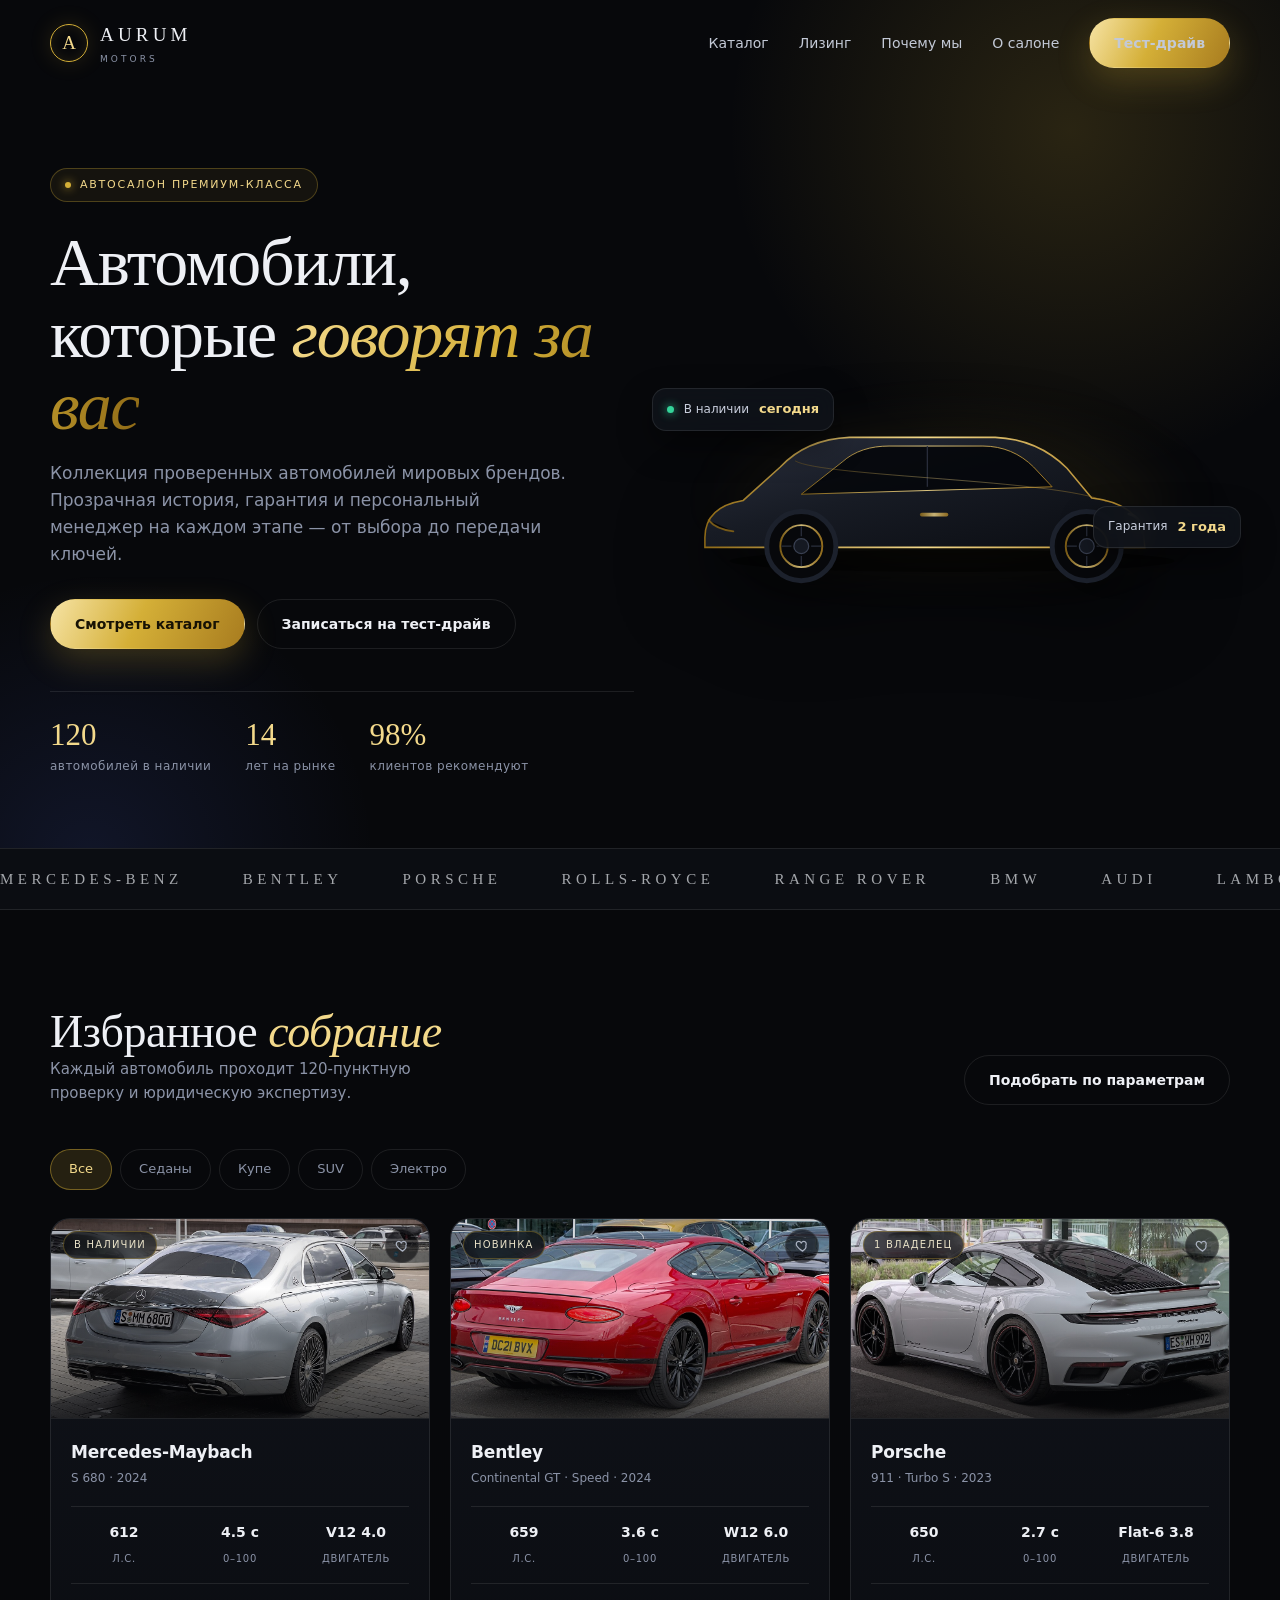
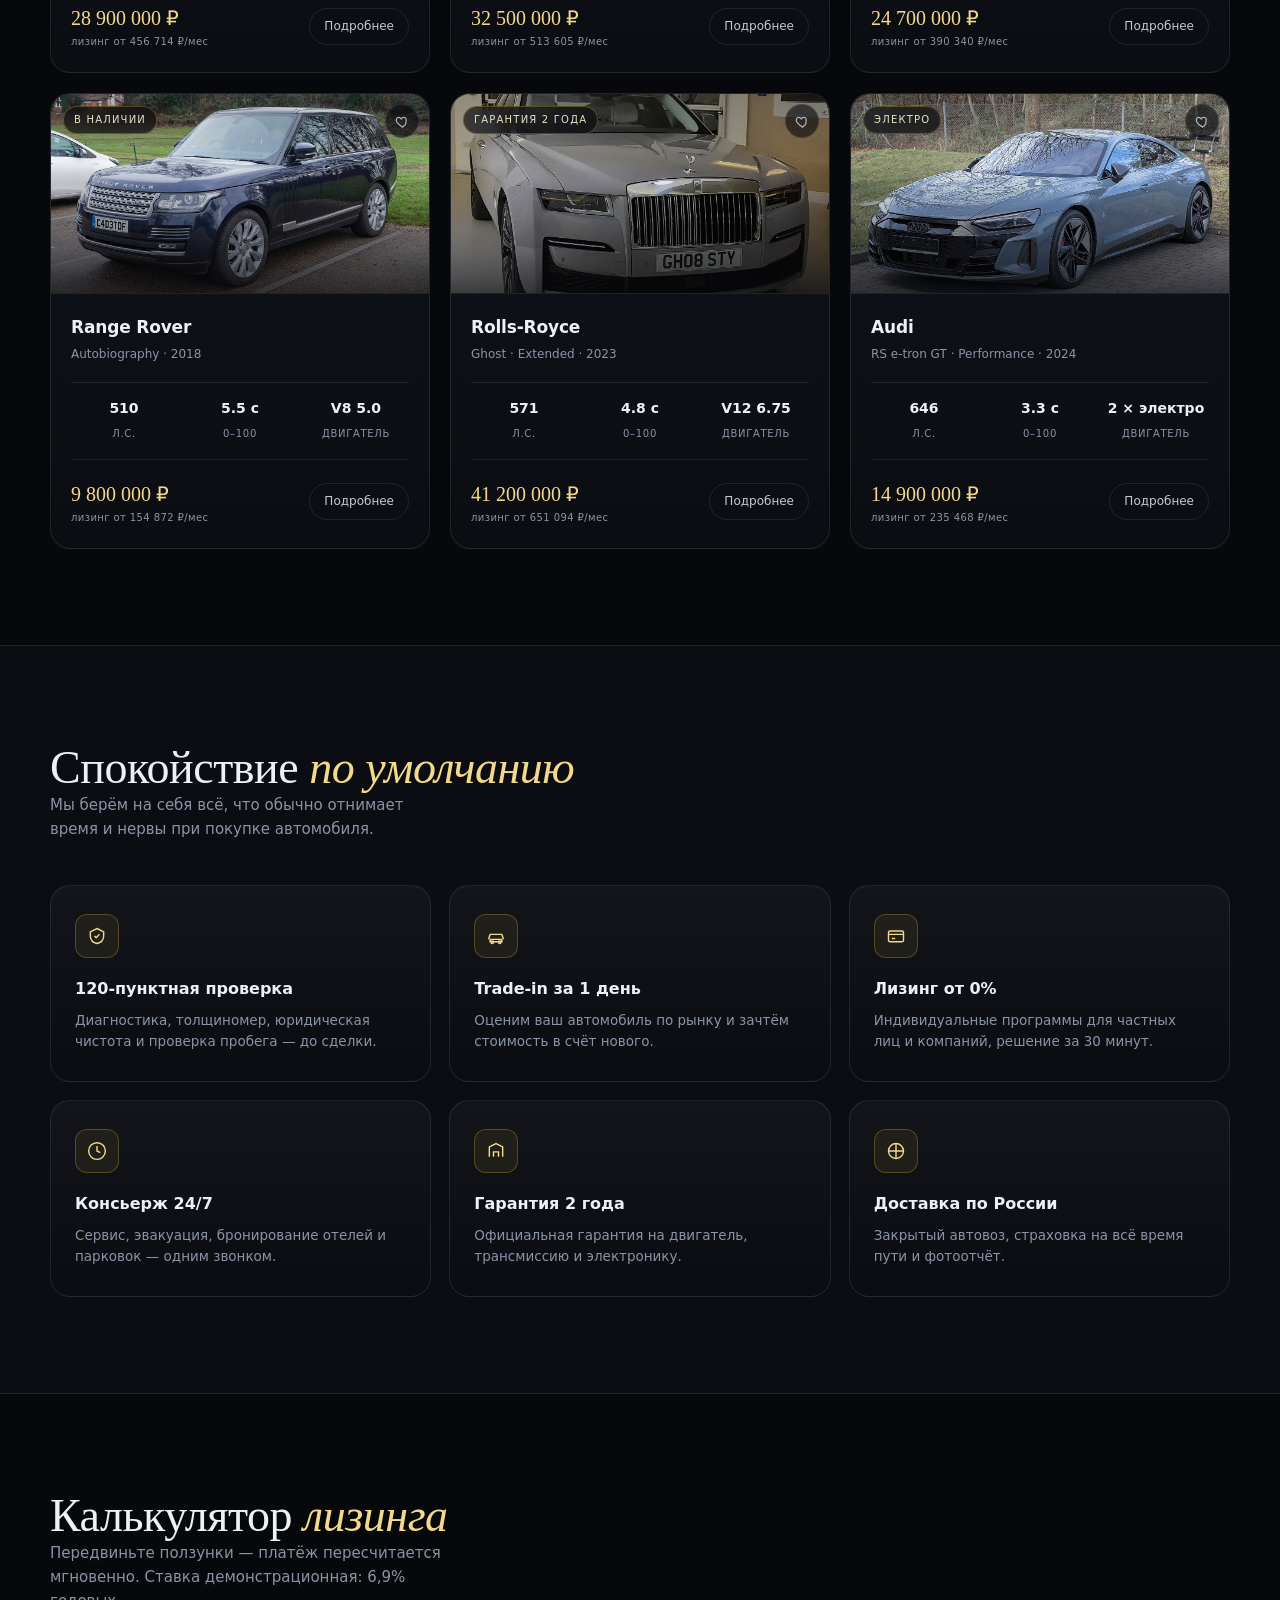
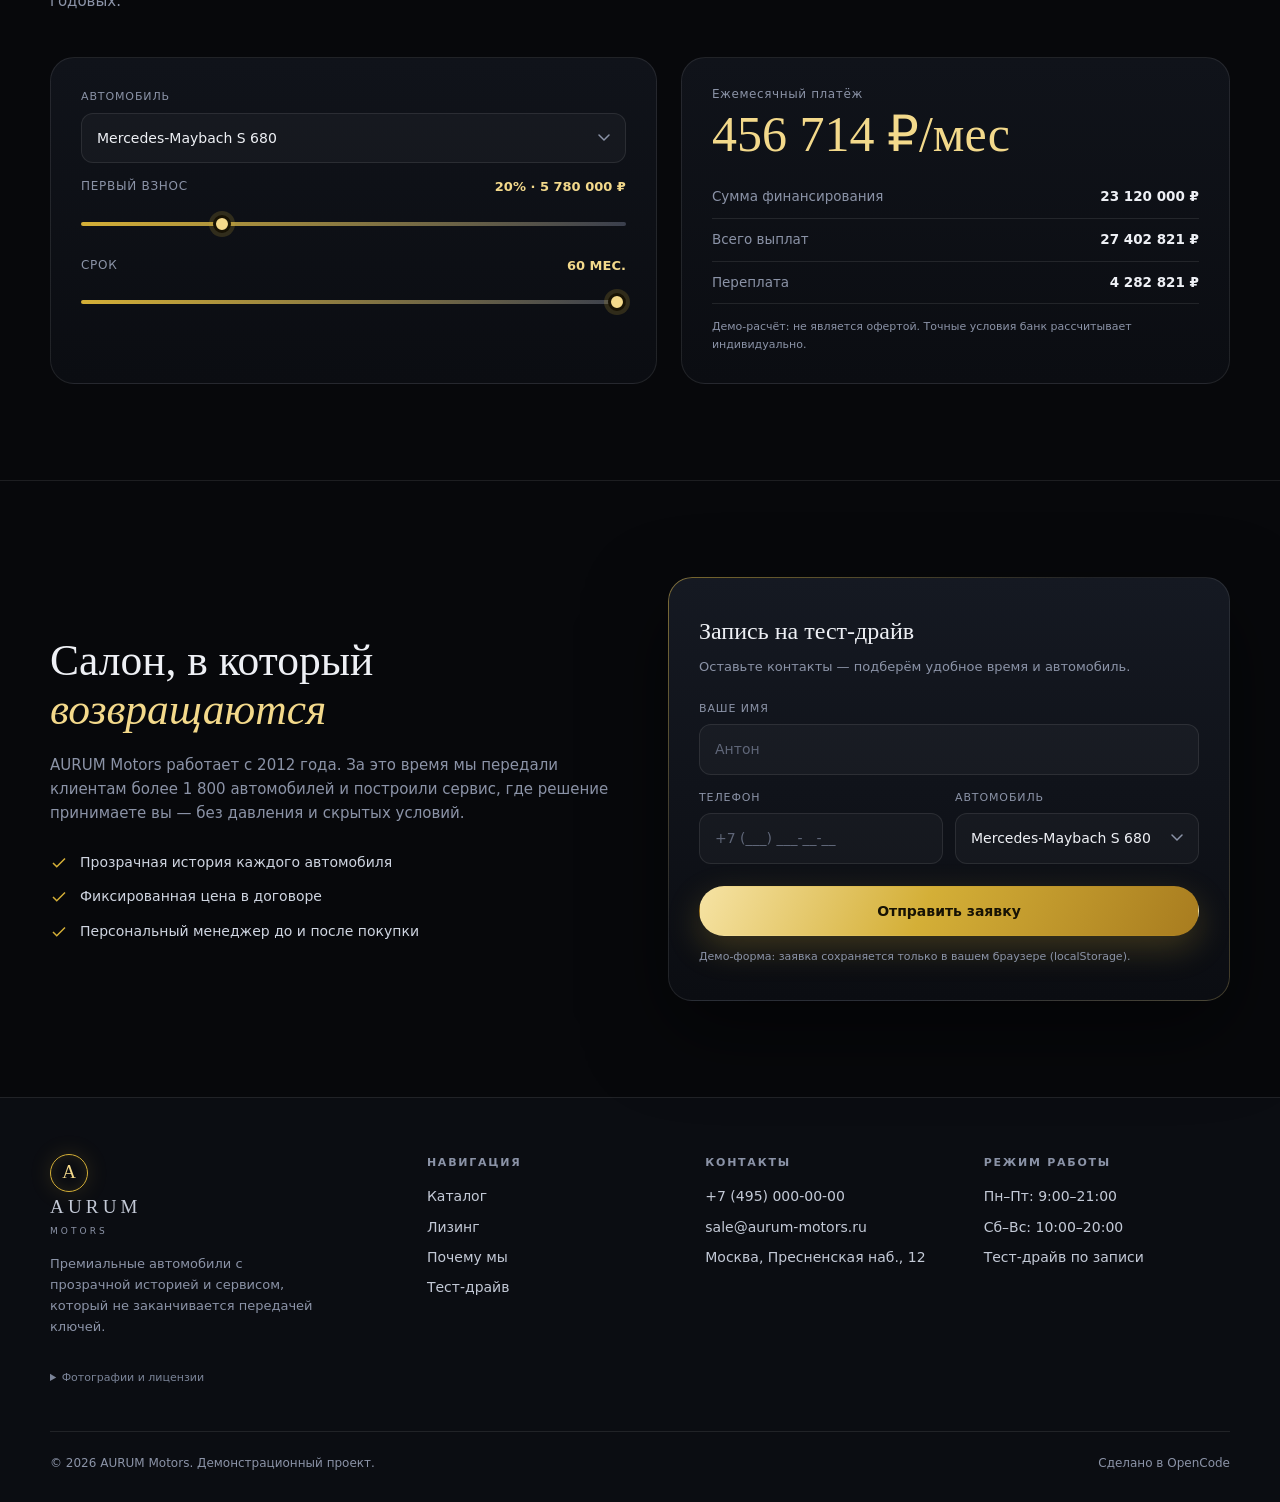
<file: index.html>
<!DOCTYPE html>
<html lang="ru">
<head>
<meta charset="UTF-8" />
<meta name="viewport" content="width=device-width, initial-scale=1.0" />
<title>AURUM Motors — премиальный автосалон в Москве | Купить автомобиль</title>
<meta name="description" content="Автосалон премиум-класса в Москве: Mercedes-Maybach, Bentley, Porsche, Rolls-Royce, Range Rover и Audi. Проверенные автомобили, лизинг, trade-in, гарантия 2 года." />
<meta name="robots" content="index, follow" />
<meta name="theme-color" content="#07080b" />
<link rel="canonical" href="https://antosha112.github.io/opencode-site/" />

<!-- Open Graph: как ссылка выглядит в соцсетях и мессенджерах -->
<meta property="og:type" content="website" />
<meta property="og:site_name" content="AURUM Motors" />
<meta property="og:locale" content="ru_RU" />
<meta property="og:title" content="AURUM Motors — премиальный автосалон в Москве" />
<meta property="og:description" content="Коллекция проверенных автомобилей премиум-класса. Лизинг, trade-in, гарантия и тест-драйв." />
<meta property="og:url" content="https://antosha112.github.io/opencode-site/" />
<meta property="og:image" content="https://antosha112.github.io/opencode-site/img/maybach.jpg" />
<meta name="twitter:card" content="summary_large_image" />

<link rel="preload" href="img/maybach.jpg" as="image" />
<link rel="stylesheet" href="assets/styles.css?v=3" />

<!-- Микроразметка Schema.org: поисковик понимает, что это автосалон -->
<script type="application/ld+json">
{
  "@context": "https://schema.org",
  "@type": "AutoDealer",
  "name": "AURUM Motors",
  "description": "Премиальный автосалон в Москве: подбор, проверка, лизинг и trade-in.",
  "url": "https://antosha112.github.io/opencode-site/",
  "image": "https://antosha112.github.io/opencode-site/img/maybach.jpg",
  "telephone": "+7-495-000-00-00",
  "email": "sale@aurum-motors.ru",
  "priceRange": "₽₽₽",
  "address": {
    "@type": "PostalAddress",
    "streetAddress": "Пресненская наб., 12",
    "addressLocality": "Москва",
    "addressCountry": "RU"
  },
  "openingHoursSpecification": [
    {
      "@type": "OpeningHoursSpecification",
      "dayOfWeek": ["Monday", "Tuesday", "Wednesday", "Thursday", "Friday"],
      "opens": "09:00",
      "closes": "21:00"
    },
    {
      "@type": "OpeningHoursSpecification",
      "dayOfWeek": ["Saturday", "Sunday"],
      "opens": "10:00",
      "closes": "20:00"
    }
  ]
}
</script>
</head>
<body>

<!-- Силуэт автомобиля для hero-блока -->
<svg width="0" height="0" style="position:absolute" aria-hidden="true">
  <defs>
    <linearGradient id="bodyGold" x1="0" y1="0" x2="1" y2="1">
      <stop offset="0" stop-color="#2a2f3d" />
      <stop offset="0.45" stop-color="#171b24" />
      <stop offset="1" stop-color="#0a0c11" />
    </linearGradient>
    <linearGradient id="goldLine" x1="0" y1="0" x2="1" y2="0">
      <stop offset="0" stop-color="#8f6a16" />
      <stop offset="0.5" stop-color="#f3d98b" />
      <stop offset="1" stop-color="#a87c1f" />
    </linearGradient>
  </defs>
  <symbol id="car-silhouette" viewBox="0 0 900 360">
    <ellipse cx="450" cy="322" rx="360" ry="18" fill="#000" opacity="0.45" />
    <path d="M50 300 L50 284 C50 248 76 230 112 224 L172 170 C200 140 238 124 284 122 L520 122 C566 124 606 142 636 172 L676 220 C726 226 754 246 760 280 L762 300 Z"
          fill="url(#bodyGold)" stroke="url(#goldLine)" stroke-width="2.5" />
    <path d="M206 214 L272 162 C292 144 318 136 348 136 L500 136 C532 136 560 148 582 170 L612 202 Z"
          fill="#05070b" stroke="url(#goldLine)" stroke-width="1.6" opacity="0.9" />
    <path d="M410 136 L410 202" stroke="#2a2f3d" stroke-width="2" />
    <path d="M196 160 C240 186 620 190 700 226" stroke="url(#goldLine)" stroke-width="1.2" fill="none" opacity="0.5" />
    <rect x="398" y="244" width="46" height="6" rx="3" fill="url(#goldLine)" opacity="0.8" />
    <path d="M736 246 C752 250 758 262 758 276" stroke="#f3d98b" stroke-width="4" stroke-linecap="round" opacity="0.9" />
    <path d="M56 256 C64 266 78 272 96 274" stroke="#8f6a16" stroke-width="3" stroke-linecap="round" opacity="0.8" />
    <g>
      <circle cx="206" cy="298" r="56" fill="#07080b" stroke="#1c212c" stroke-width="8" />
      <circle cx="206" cy="298" r="34" fill="none" stroke="url(#goldLine)" stroke-width="3" opacity="0.85" />
      <circle cx="206" cy="298" r="12" fill="#151922" stroke="#3a4152" stroke-width="2" />
      <g stroke="#2a2f3d" stroke-width="2">
        <path d="M206 266 L206 282 M206 314 L206 330 M174 298 L190 298 M222 298 L238 298" />
      </g>
    </g>
    <g>
      <circle cx="668" cy="298" r="56" fill="#07080b" stroke="#1c212c" stroke-width="8" />
      <circle cx="668" cy="298" r="34" fill="none" stroke="url(#goldLine)" stroke-width="3" opacity="0.85" />
      <circle cx="668" cy="298" r="12" fill="#151922" stroke="#3a4152" stroke-width="2" />
      <g stroke="#2a2f3d" stroke-width="2">
        <path d="M668 266 L668 282 M668 314 L668 330 M636 298 L652 298 M684 298 L700 298" />
      </g>
    </g>
  </symbol>
</svg>

<header id="header">
  <div class="wrap nav">
    <a class="logo" href="index.html">
      <span class="logo-mark">A</span>
      <span class="logo-text">AURUM<span>MOTORS</span></span>
    </a>

    <nav class="menu" id="menu">
      <a href="#catalog">Каталог</a>
      <a href="#calculator">Лизинг</a>
      <a href="#advantages">Почему мы</a>
      <a href="#about">О салоне</a>
      <a class="btn btn-gold" href="#booking">Тест-драйв</a>
    </nav>

    <button class="burger" id="burger" aria-label="Меню" aria-expanded="false">
      <span></span><span></span><span></span>
    </button>
  </div>
</header>

<main id="top">
  <!-- HERO -->
  <section class="hero">
    <div class="wrap hero-grid">
      <div class="hero-copy">
        <div class="eyebrow"><i></i> Автосалон премиум-класса</div>
        <h1>Автомобили, которые <em>говорят за вас</em></h1>
        <p class="lead">
          Коллекция проверенных автомобилей мировых брендов. Прозрачная история,
          гарантия и персональный менеджер на каждом этапе — от выбора до передачи ключей.
        </p>
        <div class="hero-actions">
          <a class="btn btn-gold" href="#catalog">Смотреть каталог</a>
          <a class="btn btn-ghost" href="#booking">Записаться на тест-драйв</a>
        </div>
        <div class="hero-stats">
          <div class="stat"><b data-count="120">0</b><span>автомобилей в наличии</span></div>
          <div class="stat"><b data-count="14">0</b><span>лет на рынке</span></div>
          <div class="stat"><b data-count="98" data-suffix="%">0</b><span>клиентов рекомендуют</span></div>
        </div>
      </div>

      <div class="hero-visual">
        <div class="glow"></div>
        <div class="car-stage">
          <svg viewBox="0 0 900 360" role="img" aria-label="Силуэт премиального автомобиля">
            <use href="#car-silhouette" />
          </svg>
        </div>
        <div class="chip c1"><span class="dot"></span> В наличии <b>сегодня</b></div>
        <div class="chip c2">Гарантия <b>2 года</b></div>
      </div>
    </div>
  </section>

  <!-- MARQUEE -->
  <div class="marquee" aria-hidden="true">
    <div class="marquee-track">
      <span>Mercedes-Benz</span><span>Bentley</span><span>Porsche</span><span>Rolls-Royce</span><span>Range Rover</span><span>BMW</span><span>Audi</span><span>Lamborghini</span>
      <span>Mercedes-Benz</span><span>Bentley</span><span>Porsche</span><span>Rolls-Royce</span><span>Range Rover</span><span>BMW</span><span>Audi</span><span>Lamborghini</span>
    </div>
  </div>

  <!-- CATALOG -->
  <section id="catalog">
    <div class="wrap">
      <div class="section-head reveal">
        <div>
          <h2>Избранное <em>собрание</em></h2>
          <p>Каждый автомобиль проходит 120-пунктную проверку и юридическую экспертизу.</p>
        </div>
        <a class="btn btn-ghost" href="#booking">Подобрать по параметрам</a>
      </div>

      <div class="filters" role="group" aria-label="Фильтр каталога">
        <button class="filter active" type="button" data-filter="all">Все</button>
        <button class="filter" type="button" data-filter="sedan">Седаны</button>
        <button class="filter" type="button" data-filter="coupe">Купе</button>
        <button class="filter" type="button" data-filter="suv">SUV</button>
        <button class="filter" type="button" data-filter="ev">Электро</button>
      </div>

      <!-- Карточки строятся из assets/data.js -->
      <div class="cars" id="cars"></div>
    </div>
  </section>

  <!-- ADVANTAGES -->
  <section class="advantages" id="advantages">
    <div class="wrap">
      <div class="section-head reveal">
        <div>
          <h2>Спокойствие <em>по умолчанию</em></h2>
          <p>Мы берём на себя всё, что обычно отнимает время и нервы при покупке автомобиля.</p>
        </div>
      </div>

      <div class="grid-3">
        <article class="feature">
          <div class="ico"><svg viewBox="0 0 24 24" fill="none" stroke="currentColor" stroke-width="1.7"><path d="M12 3l8 4v5c0 5-3.4 8-8 9-4.6-1-8-4-8-9V7l8-4z"/><path d="M9 12l2 2 4-4"/></svg></div>
          <h3>120-пунктная проверка</h3>
          <p>Диагностика, толщиномер, юридическая чистота и проверка пробега — до сделки.</p>
        </article>
        <article class="feature">
          <div class="ico"><svg viewBox="0 0 24 24" fill="none" stroke="currentColor" stroke-width="1.7"><path d="M3 16l2-6h14l2 6"/><path d="M5 16h14v3H5z"/><circle cx="7.5" cy="19.5" r="1.5"/><circle cx="16.5" cy="19.5" r="1.5"/></svg></div>
          <h3>Trade-in за 1 день</h3>
          <p>Оценим ваш автомобиль по рынку и зачтём стоимость в счёт нового.</p>
        </article>
        <article class="feature">
          <div class="ico"><svg viewBox="0 0 24 24" fill="none" stroke="currentColor" stroke-width="1.7"><rect x="3" y="6" width="18" height="13" rx="2"/><path d="M3 10h18M7 15h4"/></svg></div>
          <h3>Лизинг от 0%</h3>
          <p>Индивидуальные программы для частных лиц и компаний, решение за 30 минут.</p>
        </article>
        <article class="feature">
          <div class="ico"><svg viewBox="0 0 24 24" fill="none" stroke="currentColor" stroke-width="1.7"><path d="M12 2a10 10 0 100 20 10 10 0 000-20z"/><path d="M12 6v6l4 2"/></svg></div>
          <h3>Консьерж 24/7</h3>
          <p>Сервис, эвакуация, бронирование отелей и парковок — одним звонком.</p>
        </article>
        <article class="feature">
          <div class="ico"><svg viewBox="0 0 24 24" fill="none" stroke="currentColor" stroke-width="1.7"><path d="M4 19V7l8-4 8 4v12"/><path d="M9 19v-6h6v6"/></svg></div>
          <h3>Гарантия 2 года</h3>
          <p>Официальная гарантия на двигатель, трансмиссию и электронику.</p>
        </article>
        <article class="feature">
          <div class="ico"><svg viewBox="0 0 24 24" fill="none" stroke="currentColor" stroke-width="1.7"><path d="M3 12h18M12 3v18"/><circle cx="12" cy="12" r="9"/></svg></div>
          <h3>Доставка по России</h3>
          <p>Закрытый автовоз, страховка на всё время пути и фотоотчёт.</p>
        </article>
      </div>
    </div>
  </section>

  <!-- LEASING CALCULATOR -->
  <section id="calculator" class="calc-section">
    <div class="wrap">
      <div class="section-head reveal">
        <div>
          <h2>Калькулятор <em>лизинга</em></h2>
          <p>Передвиньте ползунки — платёж пересчитается мгновенно. Ставка демонстрационная: 6,9% годовых.</p>
        </div>
      </div>

      <div class="calc reveal">
        <div class="calc-controls">
          <div class="field">
            <label for="calc-car">Автомобиль</label>
            <select id="calc-car"></select>
          </div>

          <label for="calc-down">Первый взнос <b id="calc-down-value">20%</b></label>
          <input id="calc-down" type="range" min="10" max="50" step="5" value="20" />

          <label for="calc-term">Срок <b id="calc-term-value">60 мес.</b></label>
          <input id="calc-term" type="range" min="12" max="60" step="6" value="60" />
        </div>

        <div class="calc-result">
          <div>
            <div class="calc-monthly"><small>Ежемесячный платёж</small><span id="calc-monthly">—</span></div>
            <div class="calc-rows">
              <div class="calc-row"><span>Сумма финансирования</span><b id="calc-amount">—</b></div>
              <div class="calc-row"><span>Всего выплат</span><b id="calc-total">—</b></div>
              <div class="calc-row"><span>Переплата</span><b id="calc-over">—</b></div>
            </div>
          </div>
          <p class="calc-note">Демо-расчёт: не является офертой. Точные условия банк рассчитывает индивидуально.</p>
        </div>
      </div>
    </div>
  </section>

  <!-- ABOUT + FORM -->
  <section id="about">
    <div class="wrap split">
      <div class="about-copy reveal">
        <h2>Салон, в который <em>возвращаются</em></h2>
        <p>
          AURUM Motors работает с 2012 года. За это время мы передали клиентам более
          1 800 автомобилей и построили сервис, где решение принимаете вы — без давления
          и скрытых условий.
        </p>
        <ul class="ticks">
          <li><svg viewBox="0 0 24 24" fill="none" stroke="currentColor" stroke-width="2"><path d="M20 6L9 17l-5-5"/></svg> Прозрачная история каждого автомобиля</li>
          <li><svg viewBox="0 0 24 24" fill="none" stroke="currentColor" stroke-width="2"><path d="M20 6L9 17l-5-5"/></svg> Фиксированная цена в договоре</li>
          <li><svg viewBox="0 0 24 24" fill="none" stroke="currentColor" stroke-width="2"><path d="M20 6L9 17l-5-5"/></svg> Персональный менеджер до и после покупки</li>
        </ul>
      </div>

      <div class="form-card reveal" id="booking">
        <h3>Запись на тест-драйв</h3>
        <p class="sub">Оставьте контакты — подберём удобное время и автомобиль.</p>
        <form id="lead-form" novalidate>
          <div class="field">
            <label for="name">Ваше имя</label>
            <input id="name" name="name" type="text" placeholder="Антон" required minlength="2" autocomplete="name" />
          </div>
          <div class="field-row">
            <div class="field">
              <label for="phone">Телефон</label>
              <input id="phone" name="phone" type="tel" placeholder="+7 (___) ___-__-__" required pattern="[\+0-9\s\(\)\-]{10,}" autocomplete="tel" />
            </div>
            <div class="field">
              <label for="car">Автомобиль</label>
              <select id="car" name="car"></select>
            </div>
          </div>
          <button class="btn btn-gold" type="submit" style="width:100%; margin-top:8px;">Отправить заявку</button>
          <div class="form-note">Демо-форма: заявка сохраняется только в вашем браузере (localStorage).</div>
          <div class="toast" id="toast" role="status"></div>
        </form>
      </div>
    </div>
  </section>
</main>

<footer id="contacts">
  <div class="wrap">
    <div class="foot-grid">
      <div>
        <a class="logo" href="index.html">
          <span class="logo-mark">A</span>
          <span class="logo-text">AURUM<span>MOTORS</span></span>
        </a>
        <p style="margin-top:16px; max-width:32ch; color:#8b93a7; font-size:13px;">
          Премиальные автомобили с прозрачной историей и сервисом, который не заканчивается передачей ключей.
        </p>
      </div>
      <div>
        <h4>Навигация</h4>
        <a href="#catalog">Каталог</a>
        <a href="#calculator">Лизинг</a>
        <a href="#advantages">Почему мы</a>
        <a href="#booking">Тест-драйв</a>
      </div>
      <div>
        <h4>Контакты</h4>
        <a href="tel:+74950000000">+7 (495) 000-00-00</a>
        <a href="mailto:sale@aurum-motors.ru">sale@aurum-motors.ru</a>
        <p>Москва, Пресненская наб., 12</p>
      </div>
      <div>
        <h4>Режим работы</h4>
        <p>Пн–Пт: 9:00–21:00</p>
        <p>Сб–Вс: 10:00–20:00</p>
        <p>Тест-драйв по записи</p>
      </div>
    </div>

    <details class="credits">
      <summary>Фотографии и лицензии</summary>
      <p>
        Фото автомобилей — Wikimedia Commons, лицензия CC BY-SA 4.0:
        Alexander Migl, Alexander-93, DeFacto, Liam Walker.
        Изображения приведены как учебный пример и не являются официальными материалами брендов.
      </p>
    </details>

    <div class="foot-bottom">
      <span>© 2026 AURUM Motors. Демонстрационный проект.</span>
      <span>Сделано в OpenCode</span>
    </div>
  </div>
</footer>

<script src="assets/data.js"></script>
<script src="assets/app.js"></script>
</body>
</html>
</file>
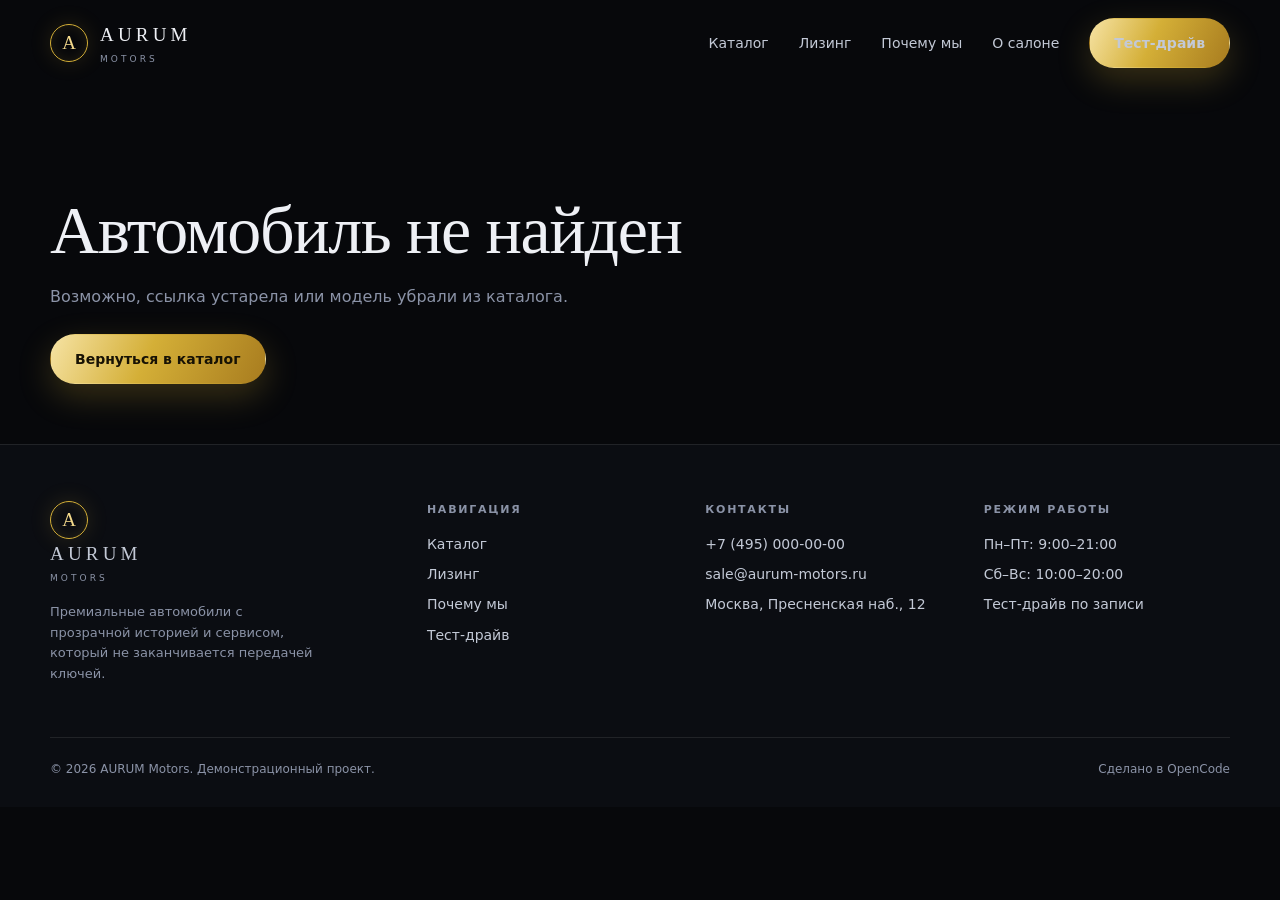
<file: car.html>
<!DOCTYPE html>
<html lang="ru">
<head>
<meta charset="UTF-8" />
<meta name="viewport" content="width=device-width, initial-scale=1.0" />
<title>Автомобиль — AURUM Motors</title>
<meta id="meta-description" name="description" content="Подробная информация об автомобиле в AURUM Motors: цена, характеристики и запись на тест-драйв." />
<meta name="robots" content="index, follow" />
<meta name="theme-color" content="#07080b" />
<link id="canonical" rel="canonical" href="https://antosha112.github.io/opencode-site/car.html" />

<meta property="og:type" content="product" />
<meta property="og:site_name" content="AURUM Motors" />
<meta property="og:locale" content="ru_RU" />
<meta id="og-title" property="og:title" content="Автомобиль — AURUM Motors" />
<meta id="og-description" property="og:description" content="Цена, характеристики и запись на тест-драйв." />
<meta id="og-url" property="og:url" content="https://antosha112.github.io/opencode-site/car.html" />
<meta id="og-image" property="og:image" content="https://antosha112.github.io/opencode-site/img/maybach.jpg" />
<meta name="twitter:card" content="summary_large_image" />

<link rel="stylesheet" href="assets/styles.css?v=3" />

<script id="car-jsonld" type="application/ld+json">{}</script>
</head>
<body>

<header id="header">
  <div class="wrap nav">
    <a class="logo" href="index.html">
      <span class="logo-mark">A</span>
      <span class="logo-text">AURUM<span>MOTORS</span></span>
    </a>

    <nav class="menu" id="menu">
      <a href="index.html#catalog">Каталог</a>
      <a href="index.html#calculator">Лизинг</a>
      <a href="index.html#advantages">Почему мы</a>
      <a href="index.html#about">О салоне</a>
      <a class="btn btn-gold" href="index.html#booking">Тест-драйв</a>
    </nav>

    <button class="burger" id="burger" aria-label="Меню" aria-expanded="false">
      <span></span><span></span><span></span>
    </button>
  </div>
</header>

<main class="detail-page" id="detail-root">
  <div class="wrap">
    <nav class="breadcrumbs" aria-label="Навигационная цепочка">
      <a href="index.html">Главная</a>
      <span class="sep">/</span>
      <a href="index.html#catalog">Каталог</a>
      <span class="sep">/</span>
      <span id="crumb-model">Автомобиль</span>
    </nav>

    <div class="detail">
      <div class="detail-media">
        <img id="detail-image" src="img/maybach.jpg" alt="Автомобиль" width="1280" height="853" />
        <span class="chip"><span class="dot" style="width:7px;height:7px;border-radius:50%;background:var(--green);box-shadow:0 0 10px var(--green)"></span><b id="detail-badge">В наличии</b></span>
      </div>

      <div class="detail-info">
        <div class="eyebrow" id="detail-tagline" style="margin-bottom:14px">—</div>
        <h1 id="detail-title">—</h1>
        <div class="trim" id="detail-trim">—</div>
        <div class="detail-price" id="detail-price">—</div>
        <p class="detail-desc" id="detail-desc">—</p>

        <ul class="detail-features" id="detail-features"></ul>

        <a class="btn btn-gold" id="detail-booking" href="index.html#booking">Записаться на тест-драйв</a>

        <div class="spec-table" id="detail-specs"></div>

        <p id="detail-credit" style="font-size:11px;color:#5f6678;margin-top:16px;line-height:1.7"></p>
      </div>
    </div>

    <section class="detail-extra">
      <h2>Похожие <em>автомобили</em></h2>
      <!-- Карточки строятся из assets/data.js -->
      <div class="cars" id="related"></div>
    </section>
  </div>
</main>

<footer id="contacts">
  <div class="wrap">
    <div class="foot-grid">
      <div>
        <a class="logo" href="index.html">
          <span class="logo-mark">A</span>
          <span class="logo-text">AURUM<span>MOTORS</span></span>
        </a>
        <p style="margin-top:16px; max-width:32ch; color:#8b93a7; font-size:13px;">
          Премиальные автомобили с прозрачной историей и сервисом, который не заканчивается передачей ключей.
        </p>
      </div>
      <div>
        <h4>Навигация</h4>
        <a href="index.html#catalog">Каталог</a>
        <a href="index.html#calculator">Лизинг</a>
        <a href="index.html#advantages">Почему мы</a>
        <a href="index.html#booking">Тест-драйв</a>
      </div>
      <div>
        <h4>Контакты</h4>
        <a href="tel:+74950000000">+7 (495) 000-00-00</a>
        <a href="mailto:sale@aurum-motors.ru">sale@aurum-motors.ru</a>
        <p>Москва, Пресненская наб., 12</p>
      </div>
      <div>
        <h4>Режим работы</h4>
        <p>Пн–Пт: 9:00–21:00</p>
        <p>Сб–Вс: 10:00–20:00</p>
        <p>Тест-драйв по записи</p>
      </div>
    </div>

    <div class="foot-bottom">
      <span>© 2026 AURUM Motors. Демонстрационный проект.</span>
      <span>Сделано в OpenCode</span>
    </div>
  </div>
</footer>

<script src="assets/data.js"></script>
<script src="assets/app.js"></script>
<script src="assets/car.js"></script>
</body>
</html>
</file>
<file: assets/styles.css>
:root {
  --bg: #07080b;
  --bg-2: #0b0d12;
  --panel: #10131a;
  --panel-2: #151922;
  --line: rgba(255, 255, 255, 0.09);
  --text: #eef0f5;
  --muted: #8b93a7;
  --gold: #d4af37;
  --gold-2: #f3d98b;
  --gold-dim: rgba(212, 175, 55, 0.15);
  --green: #34d399;
  --radius: 20px;
  --serif: Georgia, "Times New Roman", serif;
  --sans: "Segoe UI", system-ui, -apple-system, sans-serif;
}

* { box-sizing: border-box; margin: 0; padding: 0; }

html { scroll-behavior: smooth; }

body {
  background: var(--bg);
  color: var(--text);
  font-family: var(--sans);
  line-height: 1.6;
  overflow-x: hidden;
}

::selection { background: var(--gold); color: #000; }
a { color: inherit; text-decoration: none; }
img, svg { display: block; }

.wrap { width: min(1180px, calc(100% - 48px)); margin-inline: auto; }

/* ---------- Header ---------- */
header {
  position: fixed;
  inset: 0 0 auto 0;
  z-index: 50;
  padding: 18px 0;
  transition: background 0.3s ease, padding 0.3s ease, border-color 0.3s ease;
  border-bottom: 1px solid transparent;
}
header.scrolled {
  padding: 10px 0;
  background: rgba(7, 8, 11, 0.82);
  backdrop-filter: blur(16px);
  border-bottom-color: var(--line);
}
.nav { display: flex; align-items: center; justify-content: space-between; gap: 24px; }

.logo { display: flex; align-items: center; gap: 12px; }
.logo-mark {
  width: 38px; height: 38px;
  display: grid; place-items: center;
  border: 1px solid var(--gold);
  border-radius: 50%;
  color: var(--gold-2);
  font-family: var(--serif);
  font-size: 19px;
  box-shadow: 0 0 22px var(--gold-dim), inset 0 0 14px rgba(212, 175, 55, 0.12);
  flex: 0 0 auto;
}
.logo-text { font-family: var(--serif); font-size: 19px; letter-spacing: 0.22em; }
.logo-text span { display: block; font-family: var(--sans); font-size: 9px; letter-spacing: 0.34em; color: var(--muted); margin-top: 2px; }

.menu { display: flex; align-items: center; gap: 30px; }
.menu a {
  position: relative;
  font-size: 14px;
  color: #c3c9d6;
  transition: color 0.2s ease;
}
.menu a::after {
  content: "";
  position: absolute;
  left: 0; bottom: -6px;
  width: 0; height: 1px;
  background: var(--gold);
  transition: width 0.25s ease;
}
.menu a:hover { color: #fff; }
.menu a:hover::after { width: 100%; }

.btn {
  display: inline-flex;
  align-items: center;
  justify-content: center;
  gap: 10px;
  padding: 13px 24px;
  border-radius: 999px;
  border: 1px solid var(--line);
  background: transparent;
  color: var(--text);
  font: inherit;
  font-size: 14px;
  font-weight: 600;
  cursor: pointer;
  transition: transform 0.15s ease, box-shadow 0.25s ease, background 0.25s ease, border-color 0.25s ease;
  white-space: nowrap;
}
.btn:hover { transform: translateY(-2px); }
.btn:active { transform: translateY(0) scale(0.98); }

.btn-gold {
  background: linear-gradient(115deg, #f6e3a4, var(--gold) 45%, #a87c1f);
  border-color: transparent;
  color: #171204;
  box-shadow: 0 12px 34px rgba(212, 175, 55, 0.24);
}
.btn-gold:hover { box-shadow: 0 16px 44px rgba(212, 175, 55, 0.36); }
.btn-ghost:hover { background: rgba(255, 255, 255, 0.05); border-color: rgba(255, 255, 255, 0.2); }

.burger { display: none; background: none; border: 0; color: var(--text); cursor: pointer; padding: 8px; }
.burger span { display: block; width: 22px; height: 2px; background: currentColor; margin: 5px 0; transition: 0.25s; }

/* ---------- Hero ---------- */
.hero {
  position: relative;
  padding: 168px 0 70px;
  overflow: hidden;
}
.hero::before {
  content: "";
  position: absolute;
  width: 780px; height: 780px;
  top: -260px; right: -180px;
  background: radial-gradient(circle, rgba(212, 175, 55, 0.17), transparent 62%);
  pointer-events: none;
}
.hero::after {
  content: "";
  position: absolute;
  width: 620px; height: 620px;
  bottom: -320px; left: -220px;
  background: radial-gradient(circle, rgba(90, 120, 255, 0.12), transparent 65%);
  pointer-events: none;
}

.hero-grid {
  position: relative;
  z-index: 1;
  display: grid;
  grid-template-columns: 1.05fr 1fr;
  gap: 40px;
  align-items: center;
}

.eyebrow {
  display: inline-flex;
  align-items: center;
  gap: 9px;
  padding: 7px 14px;
  border: 1px solid rgba(212, 175, 55, 0.3);
  border-radius: 999px;
  background: rgba(212, 175, 55, 0.07);
  color: var(--gold-2);
  font-size: 11px;
  letter-spacing: 0.16em;
  text-transform: uppercase;
}
.eyebrow i { width: 6px; height: 6px; border-radius: 50%; background: var(--gold); box-shadow: 0 0 10px var(--gold); }

h1 {
  margin: 24px 0 18px;
  font-family: var(--serif);
  font-weight: 400;
  font-size: clamp(38px, 5.4vw, 68px);
  line-height: 1.06;
  letter-spacing: -0.02em;
}
h1 em {
  font-style: italic;
  background: linear-gradient(100deg, var(--gold-2), var(--gold) 55%, #8f6a16);
  -webkit-background-clip: text;
  background-clip: text;
  color: transparent;
}

.hero p.lead { color: var(--muted); font-size: 17px; max-width: 48ch; }
.hero-actions { display: flex; flex-wrap: wrap; gap: 12px; margin-top: 30px; }

.hero-stats {
  display: flex;
  gap: 34px;
  margin-top: 42px;
  padding-top: 26px;
  border-top: 1px solid var(--line);
  flex-wrap: wrap;
}
.stat b {
  display: block;
  font-family: var(--serif);
  font-size: 31px;
  font-weight: 400;
  color: var(--gold-2);
  line-height: 1.1;
}
.stat span { font-size: 12px; color: var(--muted); letter-spacing: 0.04em; }

.hero-visual { position: relative; }
.hero-visual .glow {
  position: absolute;
  inset: 18% 2% 8%;
  background: radial-gradient(ellipse at 50% 60%, rgba(212, 175, 55, 0.22), transparent 65%);
  filter: blur(24px);
}
.car-stage { position: relative; animation: hover-car 6s ease-in-out infinite; }
@keyframes hover-car {
  0%, 100% { transform: translateY(0); }
  50% { transform: translateY(-10px); }
}
.car-stage svg { width: 100%; height: auto; filter: drop-shadow(0 26px 42px rgba(0, 0, 0, 0.65)); }

.chip {
  position: absolute;
  display: flex;
  align-items: center;
  gap: 10px;
  padding: 10px 14px;
  background: rgba(16, 19, 26, 0.85);
  border: 1px solid var(--line);
  border-radius: 14px;
  backdrop-filter: blur(10px);
  font-size: 12px;
  color: #c9cfdd;
  box-shadow: 0 14px 34px rgba(0, 0, 0, 0.45);
}
.chip b { color: var(--gold-2); font-size: 13px; }
.chip.c1 { top: 12%; left: -4%; }
.chip.c2 { bottom: 16%; right: -2%; }
.chip .dot { width: 7px; height: 7px; border-radius: 50%; background: var(--green); box-shadow: 0 0 10px var(--green); }

/* ---------- Marquee ---------- */
.marquee {
  position: relative;
  z-index: 1;
  border-block: 1px solid var(--line);
  background: var(--bg-2);
  overflow: hidden;
  padding: 18px 0;
}
.marquee-track {
  display: flex;
  gap: 60px;
  width: max-content;
  animation: scroll 28s linear infinite;
}
.marquee span {
  font-family: var(--serif);
  font-size: 15px;
  letter-spacing: 0.3em;
  text-transform: uppercase;
  color: rgba(238, 240, 245, 0.68);
  white-space: nowrap;
}
@keyframes scroll { to { transform: translateX(-50%); } }

/* ---------- Sections ---------- */
section { padding: 96px 0; }
.section-head { display: flex; align-items: flex-end; justify-content: space-between; gap: 32px; margin-bottom: 44px; flex-wrap: wrap; }
.section-head h2 {
  font-family: var(--serif);
  font-weight: 400;
  font-size: clamp(30px, 3.6vw, 46px);
  line-height: 1.12;
  letter-spacing: -0.01em;
}
.section-head h2 em { font-style: italic; color: var(--gold-2); }
.section-head p { color: var(--muted); max-width: 42ch; font-size: 15px; }

/* ---------- Catalog ---------- */
.filters { display: flex; flex-wrap: wrap; gap: 8px; margin-bottom: 28px; }
.filter {
  padding: 9px 18px;
  border-radius: 999px;
  border: 1px solid var(--line);
  background: transparent;
  color: var(--muted);
  font: inherit;
  font-size: 13px;
  cursor: pointer;
  transition: 0.2s ease;
}
.filter:hover { color: #fff; border-color: rgba(255, 255, 255, 0.24); }
.filter.active {
  background: var(--gold-dim);
  border-color: rgba(212, 175, 55, 0.45);
  color: var(--gold-2);
}

.cars { display: grid; grid-template-columns: repeat(3, 1fr); gap: 20px; }
.car {
  position: relative;
  display: flex;
  flex-direction: column;
  background: linear-gradient(180deg, var(--panel), var(--bg-2));
  border: 1px solid var(--line);
  border-radius: var(--radius);
  overflow: hidden;
  transition: transform 0.3s ease, border-color 0.3s ease, box-shadow 0.3s ease, opacity 0.5s ease;
  opacity: 0;
  transform: translateY(22px);
}
.car.visible { opacity: 1; transform: translateY(0); transition: opacity 0.5s ease, transform 0.5s ease, border-color 0.3s, box-shadow 0.3s; }
.car:hover { border-color: rgba(212, 175, 55, 0.4); box-shadow: 0 24px 60px rgba(0, 0, 0, 0.55); }
.car.hidden { display: none; }

.car-media {
  position: relative;
  height: 200px;
  overflow: hidden;
  border-bottom: 1px solid var(--line);
  background: #0a0c11;
}
.car-media img {
  width: 100%;
  height: 100%;
  object-fit: cover;
  transition: transform 0.6s cubic-bezier(0.22, 1, 0.36, 1);
}
.car:hover .car-media img { transform: scale(1.06); }
.car-media::after {
  content: "";
  position: absolute;
  inset: 0;
  background: linear-gradient(180deg, rgba(7, 8, 11, 0.15), rgba(7, 8, 11, 0) 35%, rgba(7, 8, 11, 0.75));
  pointer-events: none;
}

.car-badge {
  position: absolute;
  top: 12px; left: 12px;
  z-index: 2;
  padding: 5px 10px;
  font-size: 10px;
  letter-spacing: 0.12em;
  text-transform: uppercase;
  color: #e9e2c8;
  background: rgba(7, 8, 11, 0.65);
  border: 1px solid rgba(212, 175, 55, 0.32);
  border-radius: 999px;
  backdrop-filter: blur(6px);
}
.fav {
  position: absolute;
  top: 10px; right: 10px;
  z-index: 2;
  width: 34px; height: 34px;
  display: grid; place-items: center;
  border-radius: 50%;
  border: 1px solid var(--line);
  background: rgba(7, 8, 11, 0.6);
  color: #aab1c0;
  cursor: pointer;
  transition: 0.2s ease;
}
.fav:hover { color: #fff; border-color: rgba(255, 255, 255, 0.3); }
.fav.on { color: #ff5f7a; border-color: rgba(255, 95, 122, 0.5); background: rgba(255, 95, 122, 0.1); }
.fav svg { width: 15px; height: 15px; }

.car-body { display: flex; flex-direction: column; flex: 1; padding: 20px 20px 22px; }
.car-body h3 { font-size: 17px; font-weight: 600; letter-spacing: -0.01em; }
.car-body h3 a:hover { color: var(--gold-2); }
.car-body .trim { font-size: 12px; color: var(--muted); margin-top: 3px; }

.specs {
  display: grid;
  grid-template-columns: repeat(3, 1fr);
  gap: 10px;
  margin: 18px 0;
  padding: 14px 0;
  border-block: 1px solid var(--line);
}
.specs div { text-align: center; }
.specs b { display: block; font-size: 14px; font-weight: 600; }
.specs span { font-size: 10px; color: var(--muted); text-transform: uppercase; letter-spacing: 0.07em; }

.price-row { display: flex; align-items: center; justify-content: space-between; gap: 12px; margin-top: auto; }
.price { font-family: var(--serif); font-size: 20px; color: var(--gold-2); }
.price small { display: block; font-family: var(--sans); font-size: 10px; color: var(--muted); letter-spacing: 0.04em; }
.more {
  font-size: 12px;
  color: #c3c9d6;
  padding: 8px 14px;
  border: 1px solid var(--line);
  border-radius: 999px;
  transition: 0.2s ease;
  background: transparent;
  font-family: inherit;
  cursor: pointer;
  white-space: nowrap;
}
.more:hover { color: #000; background: var(--gold); border-color: var(--gold); }

.cars-empty { grid-column: 1 / -1; text-align: center; color: var(--muted); padding: 40px 0; }

/* ---------- Advantages ---------- */
.advantages { background: var(--bg-2); border-block: 1px solid var(--line); }
.grid-3 { display: grid; grid-template-columns: repeat(3, 1fr); gap: 18px; }
.feature {
  position: relative;
  padding: 28px 24px;
  background: linear-gradient(180deg, rgba(255, 255, 255, 0.035), transparent);
  border: 1px solid var(--line);
  border-radius: var(--radius);
  transition: 0.3s ease;
  opacity: 0;
  transform: translateY(18px);
}
.feature.visible { opacity: 1; transform: none; transition: 0.5s ease; }
.feature:hover { border-color: rgba(212, 175, 55, 0.32); background: linear-gradient(180deg, rgba(212, 175, 55, 0.07), transparent); }
.feature .ico {
  width: 44px; height: 44px;
  display: grid; place-items: center;
  border-radius: 12px;
  border: 1px solid rgba(212, 175, 55, 0.3);
  background: rgba(212, 175, 55, 0.08);
  color: var(--gold-2);
  margin-bottom: 18px;
}
.feature .ico svg { width: 20px; height: 20px; }
.feature h3 { font-size: 16px; margin-bottom: 8px; }
.feature p { font-size: 13.5px; color: var(--muted); }

/* ---------- Calculator ---------- */
.calc-section { border-bottom: 1px solid var(--line); }
.calc {
  display: grid;
  grid-template-columns: 1.05fr 0.95fr;
  gap: 24px;
  align-items: stretch;
}
.calc-controls, .calc-result {
  padding: 30px;
  border: 1px solid var(--line);
  border-radius: 24px;
  background: linear-gradient(180deg, var(--panel), var(--bg-2));
}
.calc-controls label { display: flex; justify-content: space-between; font-size: 12px; letter-spacing: 0.06em; text-transform: uppercase; color: var(--muted); margin: 22px 0 10px; }
.calc-controls label:first-of-type { margin-top: 0; }
.calc-controls label b { color: var(--gold-2); font-size: 13px; letter-spacing: 0; }

.field select, .field input {
  width: 100%;
  padding: 13px 15px;
  border-radius: 12px;
  border: 1px solid var(--line);
  background: rgba(255, 255, 255, 0.03);
  color: var(--text);
  font: inherit;
  font-size: 14px;
  outline: none;
  transition: 0.2s ease;
  appearance: none;
}
.field select {
  background-image: url("data:image/svg+xml,%3Csvg xmlns='http://www.w3.org/2000/svg' width='12' height='8' viewBox='0 0 12 8'%3E%3Cpath d='M1 1l5 5 5-5' stroke='%238b93a7' stroke-width='1.5' fill='none' stroke-linecap='round'/%3E%3C/svg%3E");
  background-repeat: no-repeat;
  background-position: right 15px center;
  padding-right: 38px;
}

input[type="range"] {
  width: 100%;
  height: 4px;
  appearance: none;
  border-radius: 999px;
  background: linear-gradient(90deg, var(--gold), #3a3f4d);
  outline: none;
  cursor: pointer;
}
input[type="range"]::-webkit-slider-thumb {
  appearance: none;
  width: 18px; height: 18px;
  border-radius: 50%;
  background: var(--gold-2);
  border: 3px solid #171204;
  box-shadow: 0 0 0 4px rgba(212, 175, 55, 0.18);
}
input[type="range"]::-moz-range-thumb {
  width: 18px; height: 18px;
  border-radius: 50%;
  background: var(--gold-2);
  border: 3px solid #171204;
}

.calc-result { display: flex; flex-direction: column; justify-content: space-between; }
.calc-monthly { font-family: var(--serif); font-size: clamp(34px, 4.5vw, 50px); color: var(--gold-2); line-height: 1.1; }
.calc-monthly small { display: block; font-family: var(--sans); font-size: 12px; color: var(--muted); margin-bottom: 6px; letter-spacing: 0.05em; }
.calc-rows { margin-top: 24px; display: grid; gap: 10px; }
.calc-row { display: flex; justify-content: space-between; gap: 12px; font-size: 13.5px; padding-bottom: 10px; border-bottom: 1px solid var(--line); }
.calc-row span { color: var(--muted); }
.calc-row b { font-weight: 600; }
.calc-note { font-size: 11px; color: #8b93a7; margin-top: 14px; }

/* ---------- About / form ---------- */
.split { display: grid; grid-template-columns: 1fr 1fr; gap: 56px; align-items: center; }
.about-copy h2 { font-family: var(--serif); font-weight: 400; font-size: clamp(30px, 3.4vw, 44px); line-height: 1.14; }
.about-copy h2 em { font-style: italic; color: var(--gold-2); }
.about-copy p { color: var(--muted); margin-top: 18px; font-size: 15px; }
.ticks { list-style: none; margin-top: 26px; display: grid; gap: 12px; }
.ticks li { display: flex; gap: 12px; align-items: flex-start; font-size: 14px; color: #cfd5e1; }
.ticks svg { width: 18px; height: 18px; flex: 0 0 auto; color: var(--gold); margin-top: 3px; }

.form-card {
  position: relative;
  padding: 34px 30px;
  background: linear-gradient(180deg, var(--panel-2), var(--bg-2));
  border: 1px solid var(--line);
  border-radius: 24px;
  box-shadow: 0 30px 80px rgba(0, 0, 0, 0.5);
}
.form-card::before {
  content: "";
  position: absolute; inset: -1px;
  border-radius: 24px;
  padding: 1px;
  background: linear-gradient(140deg, rgba(212, 175, 55, 0.5), transparent 40%, transparent 70%, rgba(212, 175, 55, 0.2));
  -webkit-mask: linear-gradient(#000 0 0) content-box, linear-gradient(#000 0 0);
  -webkit-mask-composite: xor;
  mask-composite: exclude;
  pointer-events: none;
}
.form-card h3 { font-family: var(--serif); font-weight: 400; font-size: 24px; }
.form-card p.sub { font-size: 13px; color: var(--muted); margin: 6px 0 22px; }

.field { margin-bottom: 14px; }
.field label { display: block; font-size: 11px; letter-spacing: 0.08em; text-transform: uppercase; color: var(--muted); margin-bottom: 7px; }
.field input::placeholder { color: #5f6678; }
.field input:focus, .field select:focus { border-color: rgba(212, 175, 55, 0.55); background: rgba(212, 175, 55, 0.05); }
.field input:invalid:not(:placeholder-shown) { border-color: rgba(255, 95, 122, 0.5); }
.field-row { display: grid; grid-template-columns: 1fr 1fr; gap: 12px; }

.form-note { font-size: 11px; color: #8b93a7; margin-top: 12px; }
.toast {
  margin-top: 14px;
  padding: 12px 14px;
  border-radius: 12px;
  background: rgba(52, 211, 153, 0.1);
  border: 1px solid rgba(52, 211, 153, 0.35);
  color: #9ff3cd;
  font-size: 13px;
  display: none;
}
.toast.show { display: block; animation: rise 0.35s ease both; }
@keyframes rise { from { opacity: 0; transform: translateY(8px); } to { opacity: 1; transform: none; } }

/* ---------- Car detail page ---------- */
.detail-page { padding-top: 110px; }
.breadcrumbs { display: flex; flex-wrap: wrap; gap: 8px; font-size: 12px; color: var(--muted); margin-bottom: 26px; }
.breadcrumbs a:hover { color: var(--gold-2); }
.breadcrumbs span.sep { color: #3c4353; }

.detail { display: grid; grid-template-columns: 1.15fr 0.85fr; gap: 36px; align-items: start; }
.detail-media {
  position: relative;
  border-radius: 24px;
  overflow: hidden;
  border: 1px solid var(--line);
  background: #0a0c11;
}
.detail-media img { width: 100%; height: auto; aspect-ratio: 16 / 10; object-fit: cover; }
.detail-media::after {
  content: "";
  position: absolute; inset: 0;
  background: linear-gradient(180deg, transparent 55%, rgba(7, 8, 11, 0.55));
  pointer-events: none;
}
.detail-media .chip { left: 18px; bottom: 18px; top: auto; }

.detail-info h1 { font-size: clamp(30px, 3.6vw, 46px); margin: 0 0 6px; }
.detail-info .trim { color: var(--muted); font-size: 14px; }
.detail-price { font-family: var(--serif); font-size: 34px; color: var(--gold-2); margin: 20px 0 4px; }
.detail-price small { display: block; font-family: var(--sans); font-size: 12px; color: var(--muted); }
.detail-info .btn { width: 100%; margin-top: 22px; }
.detail-desc { color: var(--muted); font-size: 15px; margin-top: 22px; }
.detail-features { list-style: none; margin-top: 20px; display: grid; gap: 10px; }
.detail-features li { display: flex; gap: 10px; font-size: 14px; color: #cfd5e1; }
.detail-features svg { width: 16px; height: 16px; color: var(--gold); flex: 0 0 auto; margin-top: 3px; }

.spec-table { margin-top: 28px; border: 1px solid var(--line); border-radius: 16px; overflow: hidden; }
.spec-table div { display: flex; justify-content: space-between; gap: 16px; padding: 12px 16px; font-size: 13.5px; border-bottom: 1px solid var(--line); }
.spec-table div:last-child { border-bottom: 0; }
.spec-table span { color: var(--muted); }
.spec-table b { font-weight: 600; }

.detail-extra { margin-top: 56px; }
.detail-extra h2 { font-family: var(--serif); font-weight: 400; font-size: clamp(26px, 3vw, 36px); margin-bottom: 22px; }
.detail-extra h2 em { font-style: italic; color: var(--gold-2); }

/* ---------- Footer ---------- */
footer { border-top: 1px solid var(--line); background: var(--bg-2); padding: 56px 0 28px; }
.foot-grid { display: grid; grid-template-columns: 1.4fr 1fr 1fr 1fr; gap: 32px; }
.foot-grid h4 { font-size: 11px; text-transform: uppercase; letter-spacing: 0.16em; color: var(--muted); margin-bottom: 14px; }
.foot-grid a, .foot-grid p { display: block; font-size: 14px; color: #c3c9d6; margin-bottom: 8px; }
.foot-grid a:hover { color: var(--gold-2); }
.foot-bottom { display: flex; justify-content: space-between; gap: 16px; flex-wrap: wrap; margin-top: 44px; padding-top: 22px; border-top: 1px solid var(--line); font-size: 12px; color: #8b93a7; }

.credits { margin-top: 22px; font-size: 11px; color: #8b93a7; line-height: 1.8; }
.credits summary { cursor: pointer; color: #7b8498; }
.credits a { color: #8b93a7; text-decoration: underline; text-underline-offset: 2px; }
.credits a:hover { color: var(--gold-2); }

/* ---------- Reveal ---------- */
.reveal { opacity: 0; transform: translateY(24px); transition: opacity 0.65s ease, transform 0.65s ease; }
.reveal.visible { opacity: 1; transform: none; }

/* ---------- Responsive ---------- */
@media (max-width: 980px) {
  .hero-grid { grid-template-columns: 1fr; gap: 20px; }
  .hero { padding-top: 140px; }
  .hero-visual { max-width: 620px; margin-inline: auto; width: 100%; }
  .cars { grid-template-columns: repeat(2, 1fr); }
  .grid-3 { grid-template-columns: repeat(2, 1fr); }
  .split, .calc, .detail { grid-template-columns: 1fr; gap: 36px; }
  .detail-page { padding-top: 100px; }
  .foot-grid { grid-template-columns: 1fr 1fr; }
}

@media (max-width: 720px) {
  .menu {
    position: fixed;
    inset: 0 0 auto 0;
    padding: 96px 24px 28px;
    flex-direction: column;
    align-items: flex-start;
    gap: 20px;
    background: rgba(7, 8, 11, 0.97);
    border-bottom: 1px solid var(--line);
    transform: translateY(-110%);
    transition: transform 0.35s cubic-bezier(0.22, 1, 0.36, 1);
  }
  .menu.open { transform: none; }
  .menu .btn { width: 100%; }
  .burger { display: block; z-index: 60; }
  .burger.open span:nth-child(1) { transform: translateY(7px) rotate(45deg); }
  .burger.open span:nth-child(2) { opacity: 0; }
  .burger.open span:nth-child(3) { transform: translateY(-7px) rotate(-45deg); }
  .cars, .grid-3 { grid-template-columns: 1fr; }
  .hero-stats { gap: 22px; }
  .chip.c1 { left: 0; }
  .chip.c2 { right: 0; }
  section { padding: 68px 0; }
  .field-row { grid-template-columns: 1fr; }
  .foot-grid { grid-template-columns: 1fr; }
  .calc-controls, .calc-result { padding: 22px; }
}

@media (prefers-reduced-motion: reduce) {
  * { animation: none !important; transition-duration: 0.01ms !important; }
  html { scroll-behavior: auto; }
}
</file>
